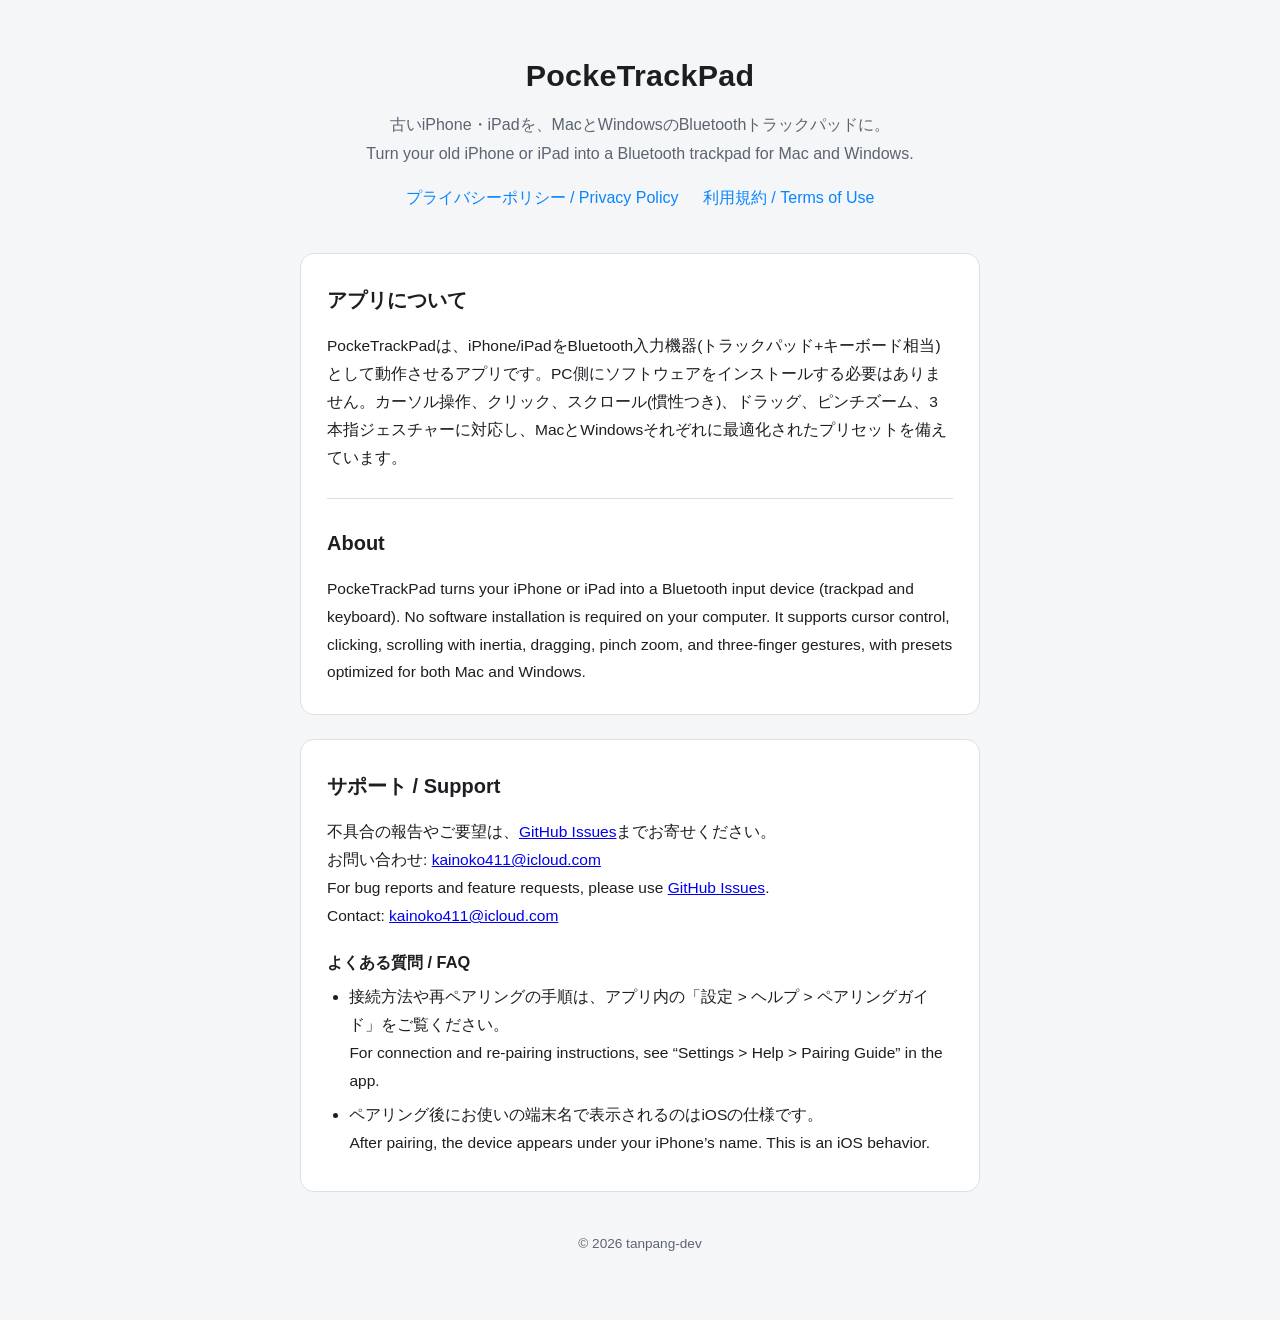
<file: index.html>
<!DOCTYPE html>
<html lang="ja">
<head>
<meta charset="utf-8">
<meta name="viewport" content="width=device-width, initial-scale=1">
<title>PockeTrackPad</title>
<link rel="stylesheet" href="style.css">
</head>
<body>
<main>
  <header class="site">
    <h1>PockeTrackPad</h1>
    <p class="tagline">古いiPhone・iPadを、MacとWindowsのBluetoothトラックパッドに。<br>
    Turn your old iPhone or iPad into a Bluetooth trackpad for Mac and Windows.</p>
    <nav class="site">
      <a href="privacy.html">プライバシーポリシー / Privacy Policy</a>
      <a href="terms.html">利用規約 / Terms of Use</a>
    </nav>
  </header>

  <section class="card">
    <h2>アプリについて</h2>
    <p>PockeTrackPadは、iPhone/iPadをBluetooth入力機器(トラックパッド+キーボード相当)として動作させるアプリです。PC側にソフトウェアをインストールする必要はありません。カーソル操作、クリック、スクロール(慣性つき)、ドラッグ、ピンチズーム、3本指ジェスチャーに対応し、MacとWindowsそれぞれに最適化されたプリセットを備えています。</p>
    <hr class="lang">
    <h2>About</h2>
    <p>PockeTrackPad turns your iPhone or iPad into a Bluetooth input device (trackpad and keyboard). No software installation is required on your computer. It supports cursor control, clicking, scrolling with inertia, dragging, pinch zoom, and three-finger gestures, with presets optimized for both Mac and Windows.</p>
  </section>

  <section class="card">
    <h2>サポート / Support</h2>
    <p>不具合の報告やご要望は、<a href="https://github.com/tanpang-dev/pocketrackpad-site/issues">GitHub Issues</a>までお寄せください。</p>
    <p>お問い合わせ: <a href="mailto:kainoko411@icloud.com">kainoko411@icloud.com</a></p>
    <p>For bug reports and feature requests, please use <a href="https://github.com/tanpang-dev/pocketrackpad-site/issues">GitHub Issues</a>.</p>
    <p>Contact: <a href="mailto:kainoko411@icloud.com">kainoko411@icloud.com</a></p>
    <h3>よくある質問 / FAQ</h3>
    <ul>
      <li>接続方法や再ペアリングの手順は、アプリ内の「設定 &gt; ヘルプ &gt; ペアリングガイド」をご覧ください。<br>
      For connection and re-pairing instructions, see “Settings &gt; Help &gt; Pairing Guide” in the app.</li>
      <li>ペアリング後にお使いの端末名で表示されるのはiOSの仕様です。<br>
      After pairing, the device appears under your iPhone’s name. This is an iOS behavior.</li>
    </ul>
  </section>

  <footer>
    <p>© 2026 tanpang-dev</p>
  </footer>
</main>
</body>
</html>
</file>
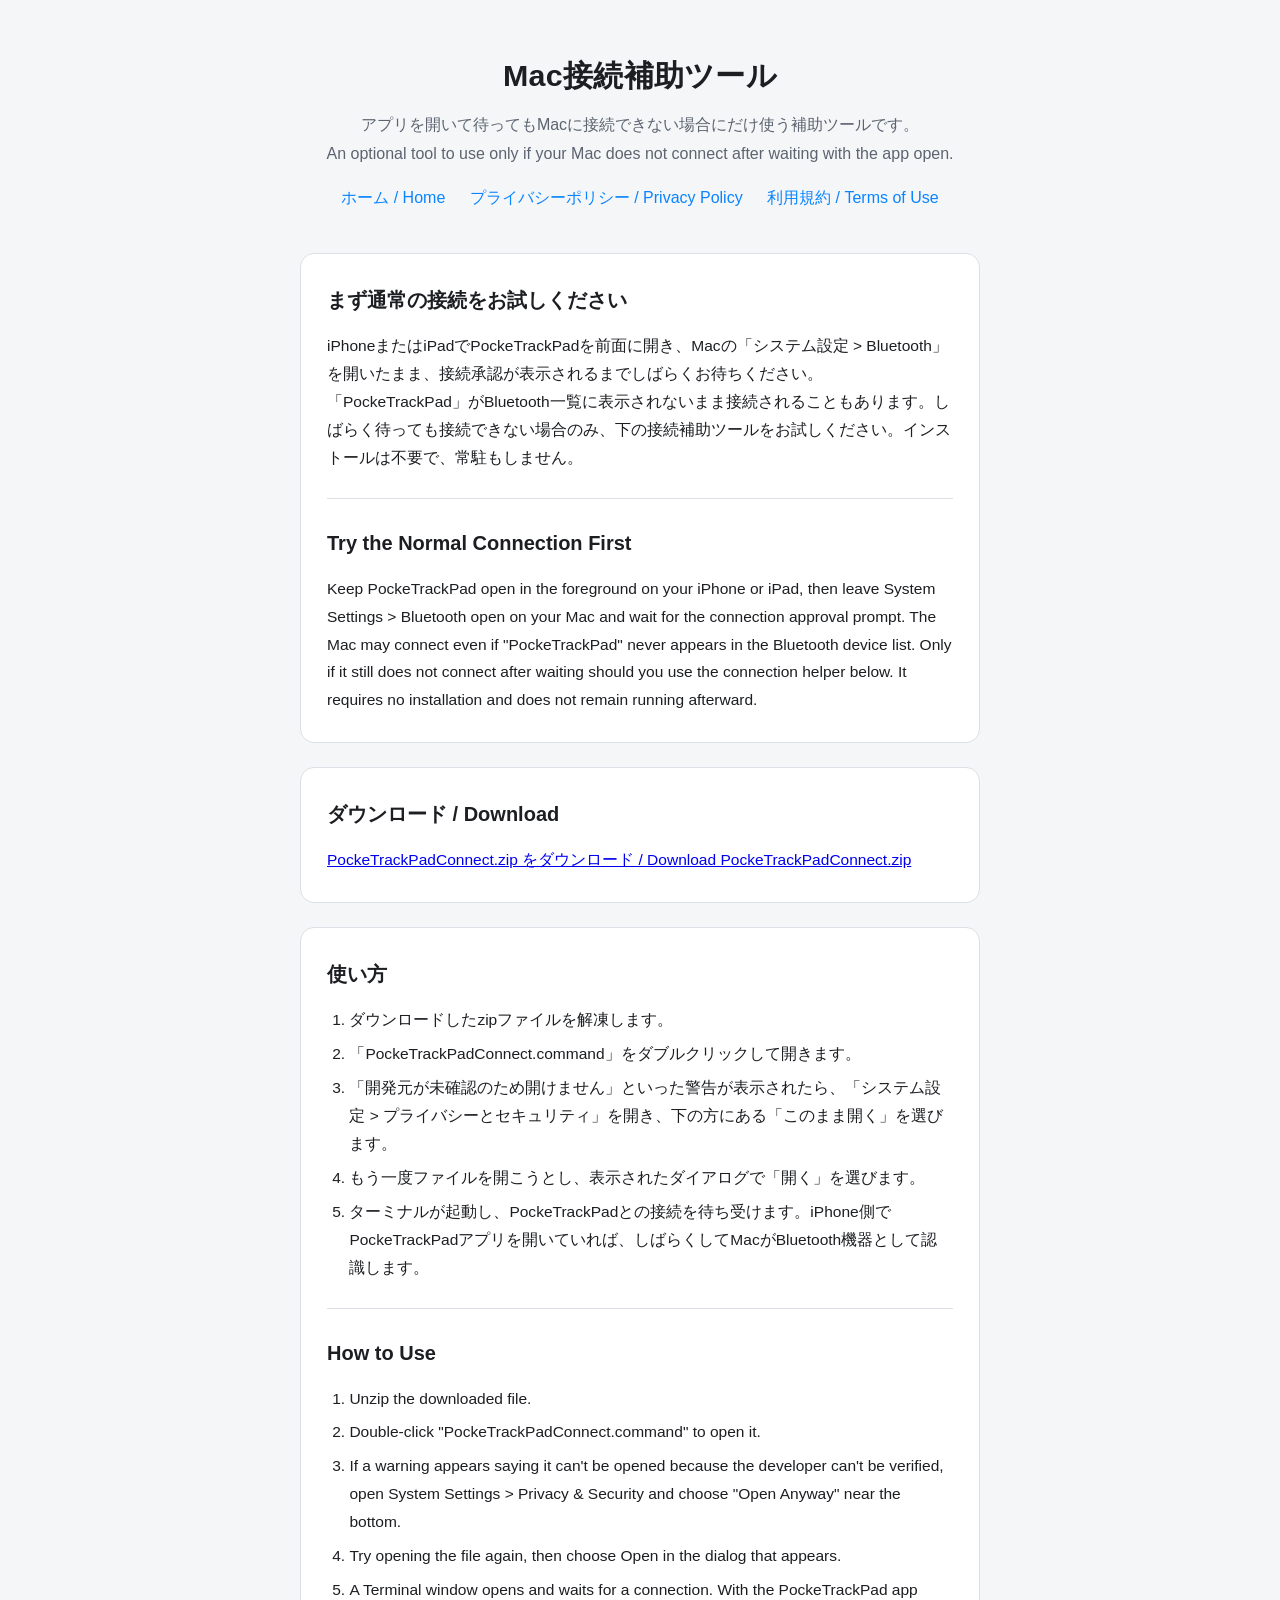
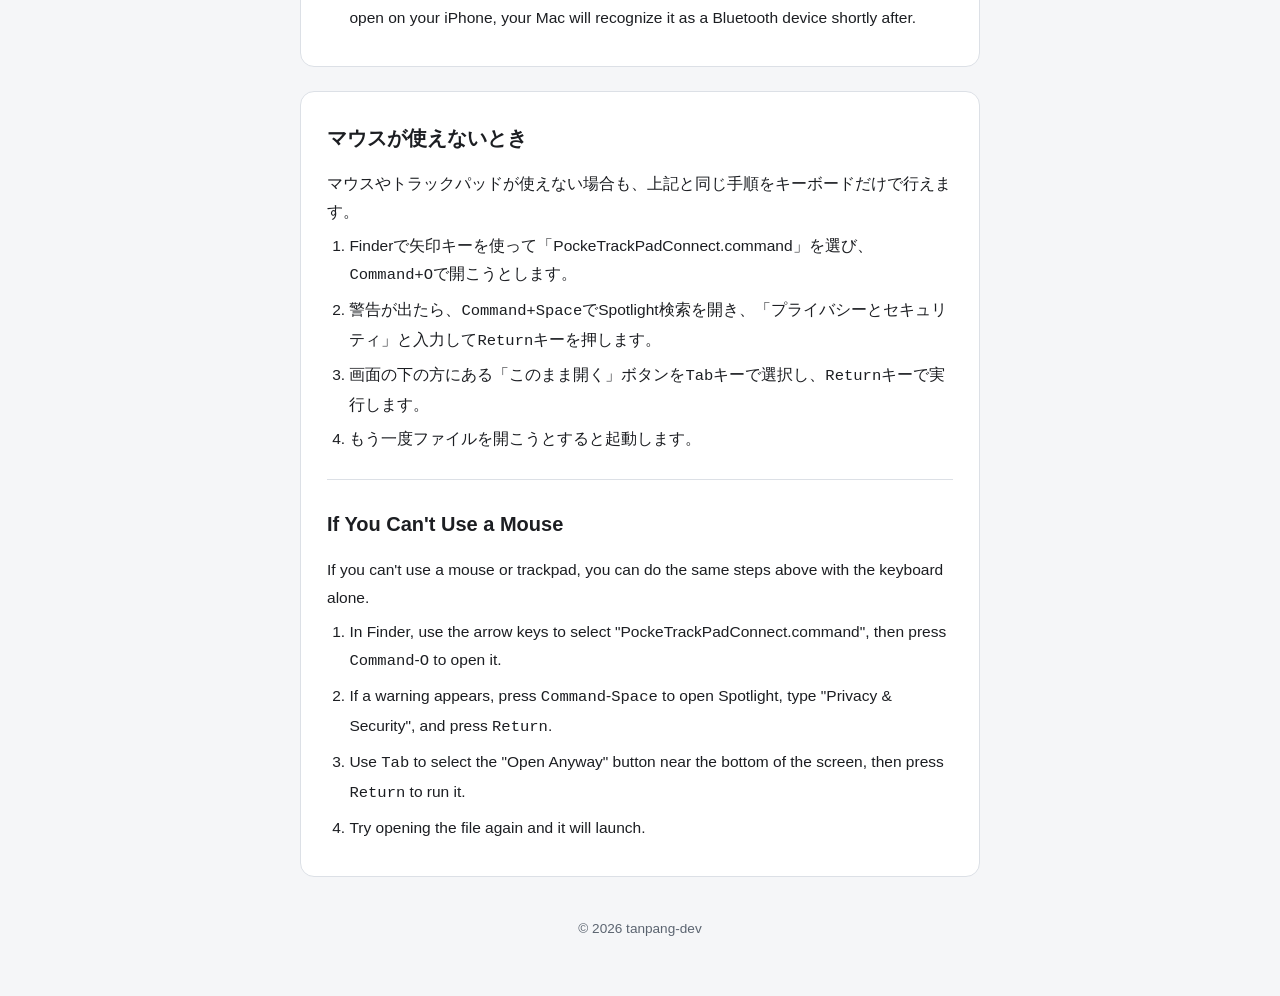
<file: mac-helper.html>
<!DOCTYPE html>
<html lang="ja">
<head>
<meta charset="utf-8">
<meta name="viewport" content="width=device-width, initial-scale=1">
<title>Mac接続補助ツール / Mac Connection Helper - PockeTrackPad</title>
<link rel="stylesheet" href="style.css">
</head>
<body>
<main>
  <header class="site">
    <h1>Mac接続補助ツール</h1>
    <p class="tagline">アプリを開いて待ってもMacに接続できない場合にだけ使う補助ツールです。<br>
    An optional tool to use only if your Mac does not connect after waiting with the app open.</p>
    <nav class="site">
      <a href="index.html">ホーム / Home</a>
      <a href="privacy.html">プライバシーポリシー / Privacy Policy</a>
      <a href="terms.html">利用規約 / Terms of Use</a>
    </nav>
  </header>

  <section class="card">
    <h2>まず通常の接続をお試しください</h2>
    <p>iPhoneまたはiPadでPockeTrackPadを前面に開き、Macの「システム設定 &gt; Bluetooth」を開いたまま、接続承認が表示されるまでしばらくお待ちください。「PockeTrackPad」がBluetooth一覧に表示されないまま接続されることもあります。しばらく待っても接続できない場合のみ、下の接続補助ツールをお試しください。インストールは不要で、常駐もしません。</p>
    <hr class="lang">
    <h2>Try the Normal Connection First</h2>
    <p>Keep PockeTrackPad open in the foreground on your iPhone or iPad, then leave System Settings &gt; Bluetooth open on your Mac and wait for the connection approval prompt. The Mac may connect even if "PockeTrackPad" never appears in the Bluetooth device list. Only if it still does not connect after waiting should you use the connection helper below. It requires no installation and does not remain running afterward.</p>
  </section>

  <section class="card">
    <h2>ダウンロード / Download</h2>
    <p><a href="downloads/PockeTrackPadConnect.zip">PockeTrackPadConnect.zip をダウンロード / Download PockeTrackPadConnect.zip</a></p>
  </section>

  <section class="card">
    <h2>使い方</h2>
    <ol>
      <li>ダウンロードしたzipファイルを解凍します。</li>
      <li>「PockeTrackPadConnect.command」をダブルクリックして開きます。</li>
      <li>「開発元が未確認のため開けません」といった警告が表示されたら、「システム設定 &gt; プライバシーとセキュリティ」を開き、下の方にある「このまま開く」を選びます。</li>
      <li>もう一度ファイルを開こうとし、表示されたダイアログで「開く」を選びます。</li>
      <li>ターミナルが起動し、PockeTrackPadとの接続を待ち受けます。iPhone側でPockeTrackPadアプリを開いていれば、しばらくしてMacがBluetooth機器として認識します。</li>
    </ol>
    <hr class="lang">
    <h2>How to Use</h2>
    <ol>
      <li>Unzip the downloaded file.</li>
      <li>Double-click "PockeTrackPadConnect.command" to open it.</li>
      <li>If a warning appears saying it can't be opened because the developer can't be verified, open System Settings &gt; Privacy &amp; Security and choose "Open Anyway" near the bottom.</li>
      <li>Try opening the file again, then choose Open in the dialog that appears.</li>
      <li>A Terminal window opens and waits for a connection. With the PockeTrackPad app open on your iPhone, your Mac will recognize it as a Bluetooth device shortly after.</li>
    </ol>
  </section>

  <section class="card">
    <h2>マウスが使えないとき</h2>
    <p>マウスやトラックパッドが使えない場合も、上記と同じ手順をキーボードだけで行えます。</p>
    <ol>
      <li>Finderで矢印キーを使って「PockeTrackPadConnect.command」を選び、<kbd>Command</kbd>+<kbd>O</kbd>で開こうとします。</li>
      <li>警告が出たら、<kbd>Command</kbd>+<kbd>Space</kbd>でSpotlight検索を開き、「プライバシーとセキュリティ」と入力して<kbd>Return</kbd>キーを押します。</li>
      <li>画面の下の方にある「このまま開く」ボタンを<kbd>Tab</kbd>キーで選択し、<kbd>Return</kbd>キーで実行します。</li>
      <li>もう一度ファイルを開こうとすると起動します。</li>
    </ol>
    <hr class="lang">
    <h2>If You Can't Use a Mouse</h2>
    <p>If you can't use a mouse or trackpad, you can do the same steps above with the keyboard alone.</p>
    <ol>
      <li>In Finder, use the arrow keys to select "PockeTrackPadConnect.command", then press <kbd>Command</kbd>-<kbd>O</kbd> to open it.</li>
      <li>If a warning appears, press <kbd>Command</kbd>-<kbd>Space</kbd> to open Spotlight, type "Privacy &amp; Security", and press <kbd>Return</kbd>.</li>
      <li>Use <kbd>Tab</kbd> to select the "Open Anyway" button near the bottom of the screen, then press <kbd>Return</kbd> to run it.</li>
      <li>Try opening the file again and it will launch.</li>
    </ol>
  </section>

  <footer><p>© 2026 tanpang-dev</p></footer>
</main>
</body>
</html>
</file>
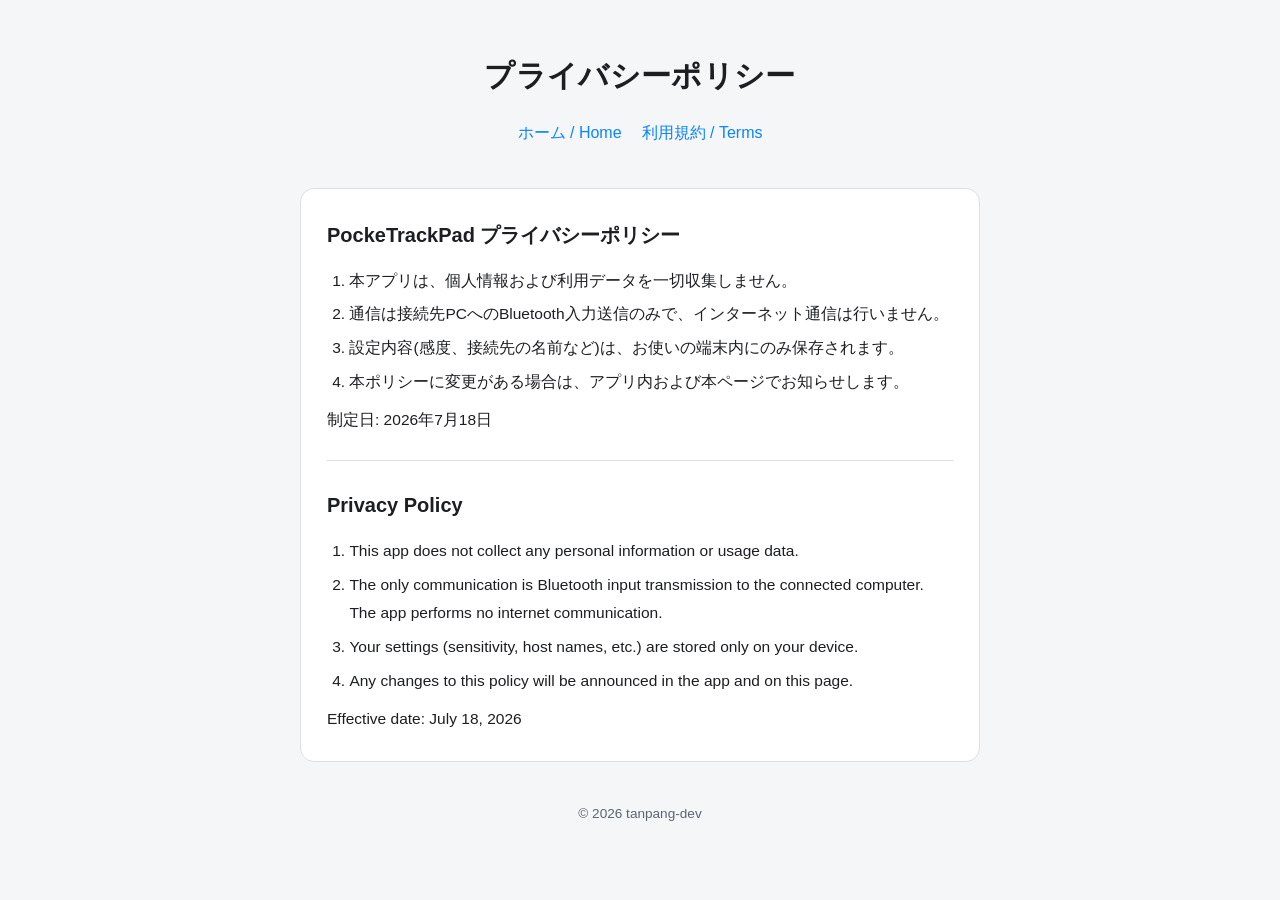
<file: privacy.html>
<!DOCTYPE html>
<html lang="ja">
<head>
<meta charset="utf-8">
<meta name="viewport" content="width=device-width, initial-scale=1">
<title>プライバシーポリシー / Privacy Policy - PockeTrackPad</title>
<link rel="stylesheet" href="style.css">
</head>
<body>
<main>
  <header class="site">
    <h1>プライバシーポリシー</h1>
    <nav class="site"><a href="index.html">ホーム / Home</a><a href="terms.html">利用規約 / Terms</a></nav>
  </header>

  <section class="card">
    <h2>PockeTrackPad プライバシーポリシー</h2>
    <ol>
      <li>本アプリは、個人情報および利用データを一切収集しません。</li>
      <li>通信は接続先PCへのBluetooth入力送信のみで、インターネット通信は行いません。</li>
      <li>設定内容(感度、接続先の名前など)は、お使いの端末内にのみ保存されます。</li>
      <li>本ポリシーに変更がある場合は、アプリ内および本ページでお知らせします。</li>
    </ol>
    <p class="meta">制定日: 2026年7月18日</p>
    <hr class="lang">
    <h2>Privacy Policy</h2>
    <ol>
      <li>This app does not collect any personal information or usage data.</li>
      <li>The only communication is Bluetooth input transmission to the connected computer. The app performs no internet communication.</li>
      <li>Your settings (sensitivity, host names, etc.) are stored only on your device.</li>
      <li>Any changes to this policy will be announced in the app and on this page.</li>
    </ol>
    <p class="meta">Effective date: July 18, 2026</p>
  </section>

  <footer><p>© 2026 tanpang-dev</p></footer>
</main>
</body>
</html>
</file>
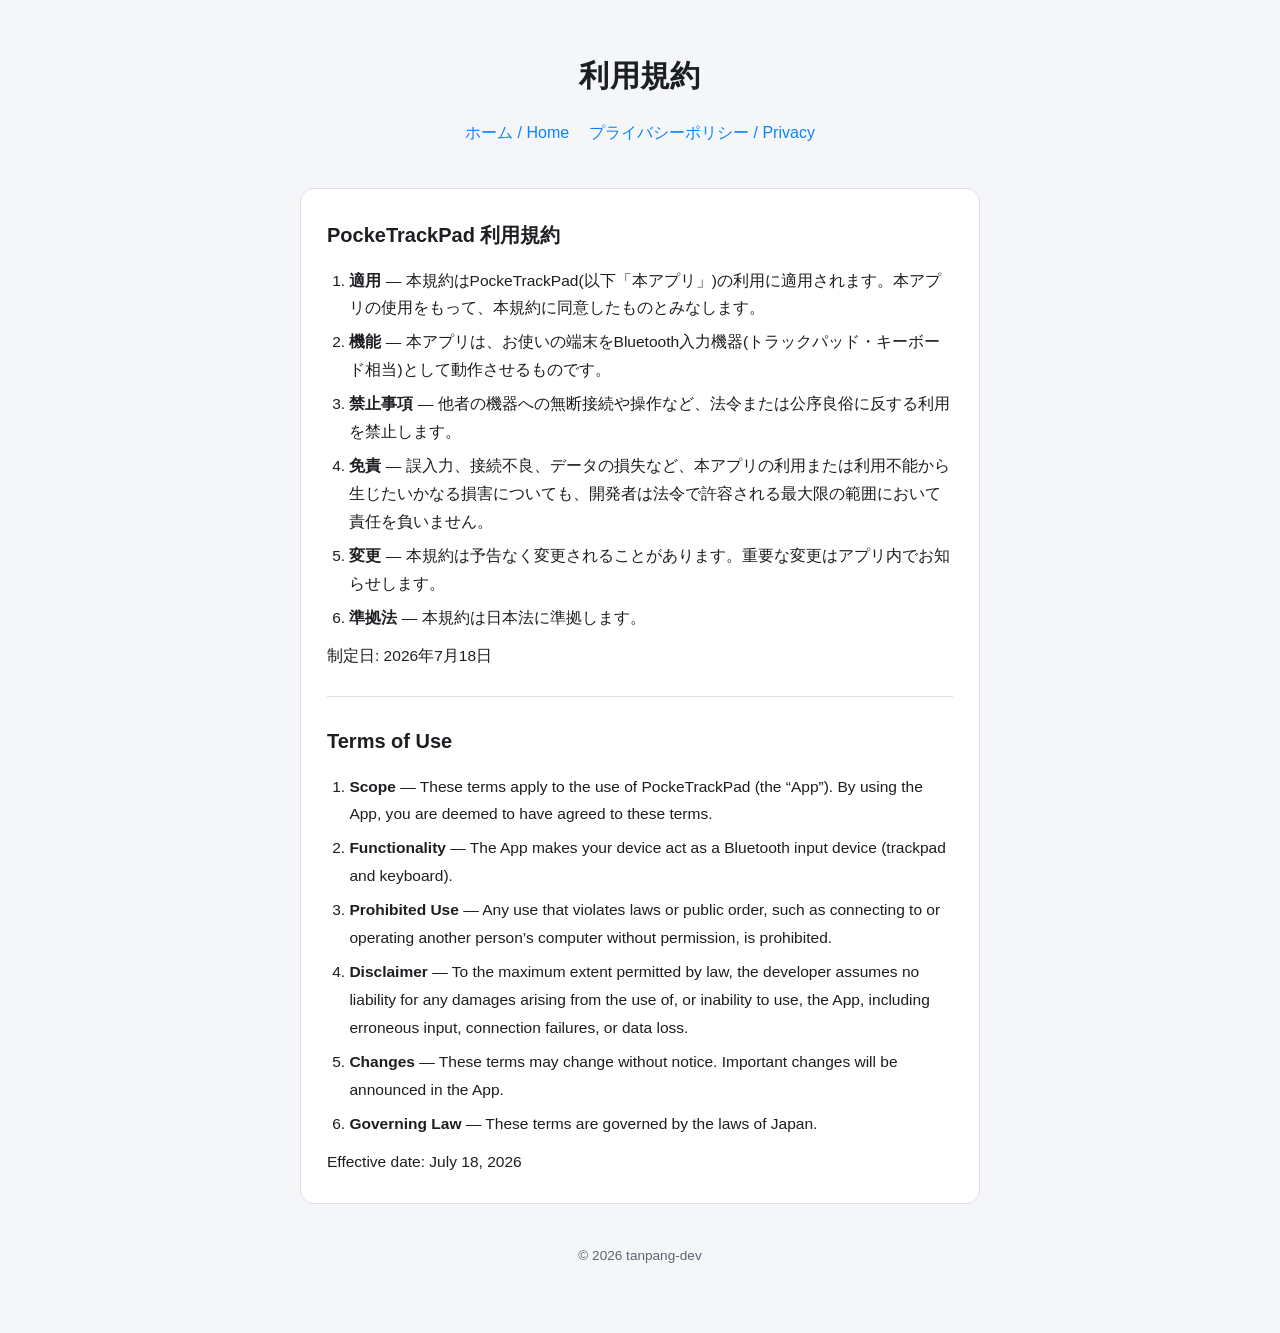
<file: terms.html>
<!DOCTYPE html>
<html lang="ja">
<head>
<meta charset="utf-8">
<meta name="viewport" content="width=device-width, initial-scale=1">
<title>利用規約 / Terms of Use - PockeTrackPad</title>
<link rel="stylesheet" href="style.css">
</head>
<body>
<main>
  <header class="site">
    <h1>利用規約</h1>
    <nav class="site"><a href="index.html">ホーム / Home</a><a href="privacy.html">プライバシーポリシー / Privacy</a></nav>
  </header>

  <section class="card">
    <h2>PockeTrackPad 利用規約</h2>
    <ol>
      <li><strong>適用</strong> — 本規約はPockeTrackPad(以下「本アプリ」)の利用に適用されます。本アプリの使用をもって、本規約に同意したものとみなします。</li>
      <li><strong>機能</strong> — 本アプリは、お使いの端末をBluetooth入力機器(トラックパッド・キーボード相当)として動作させるものです。</li>
      <li><strong>禁止事項</strong> — 他者の機器への無断接続や操作など、法令または公序良俗に反する利用を禁止します。</li>
      <li><strong>免責</strong> — 誤入力、接続不良、データの損失など、本アプリの利用または利用不能から生じたいかなる損害についても、開発者は法令で許容される最大限の範囲において責任を負いません。</li>
      <li><strong>変更</strong> — 本規約は予告なく変更されることがあります。重要な変更はアプリ内でお知らせします。</li>
      <li><strong>準拠法</strong> — 本規約は日本法に準拠します。</li>
    </ol>
    <p class="meta">制定日: 2026年7月18日</p>
    <hr class="lang">
    <h2>Terms of Use</h2>
    <ol>
      <li><strong>Scope</strong> — These terms apply to the use of PockeTrackPad (the “App”). By using the App, you are deemed to have agreed to these terms.</li>
      <li><strong>Functionality</strong> — The App makes your device act as a Bluetooth input device (trackpad and keyboard).</li>
      <li><strong>Prohibited Use</strong> — Any use that violates laws or public order, such as connecting to or operating another person’s computer without permission, is prohibited.</li>
      <li><strong>Disclaimer</strong> — To the maximum extent permitted by law, the developer assumes no liability for any damages arising from the use of, or inability to use, the App, including erroneous input, connection failures, or data loss.</li>
      <li><strong>Changes</strong> — These terms may change without notice. Important changes will be announced in the App.</li>
      <li><strong>Governing Law</strong> — These terms are governed by the laws of Japan.</li>
    </ol>
    <p class="meta">Effective date: July 18, 2026</p>
  </section>

  <footer><p>© 2026 tanpang-dev</p></footer>
</main>
</body>
</html>
</file>
<file: style.css>
:root {
  color-scheme: light dark;
  --bg: #f5f6f8;
  --card: #ffffff;
  --text: #1c1e22;
  --muted: #5b6470;
  --accent: #0a84ff;
  --border: #dce0e6;
}
@media (prefers-color-scheme: dark) {
  :root {
    --bg: #17191d;
    --card: #21242a;
    --text: #edeff3;
    --muted: #9aa3af;
    --border: #33373f;
  }
}
* { margin: 0; padding: 0; box-sizing: border-box; }
body {
  font-family: -apple-system, BlinkMacSystemFont, "Hiragino Sans", "Segoe UI", sans-serif;
  background: var(--bg);
  color: var(--text);
  line-height: 1.8;
}
main { max-width: 720px; margin: 0 auto; padding: 48px 20px 64px; }
header.site { text-align: center; margin-bottom: 40px; }
header.site h1 { font-size: 1.9rem; letter-spacing: 0.01em; }
header.site p.tagline { color: var(--muted); margin-top: 8px; }
nav.site { text-align: center; margin-top: 16px; }
nav.site a { color: var(--accent); text-decoration: none; margin: 0 10px; }
nav.site a:hover { text-decoration: underline; }
section.card {
  background: var(--card);
  border: 1px solid var(--border);
  border-radius: 14px;
  padding: 28px 26px;
  margin-bottom: 24px;
}
section.card h2 { font-size: 1.25rem; margin-bottom: 14px; }
section.card h3 { font-size: 1.02rem; margin: 18px 0 6px; }
section.card p, section.card li { color: var(--text); font-size: 0.97rem; }
section.card ol, section.card ul { padding-left: 1.4em; }
section.card li { margin: 6px 0; }
p.meta { color: var(--muted); font-size: 0.88rem; margin-top: 10px; }
footer { text-align: center; color: var(--muted); font-size: 0.85rem; margin-top: 40px; }
footer a { color: var(--accent); text-decoration: none; }
hr.lang { border: none; border-top: 1px solid var(--border); margin: 26px 0; }
</file>
